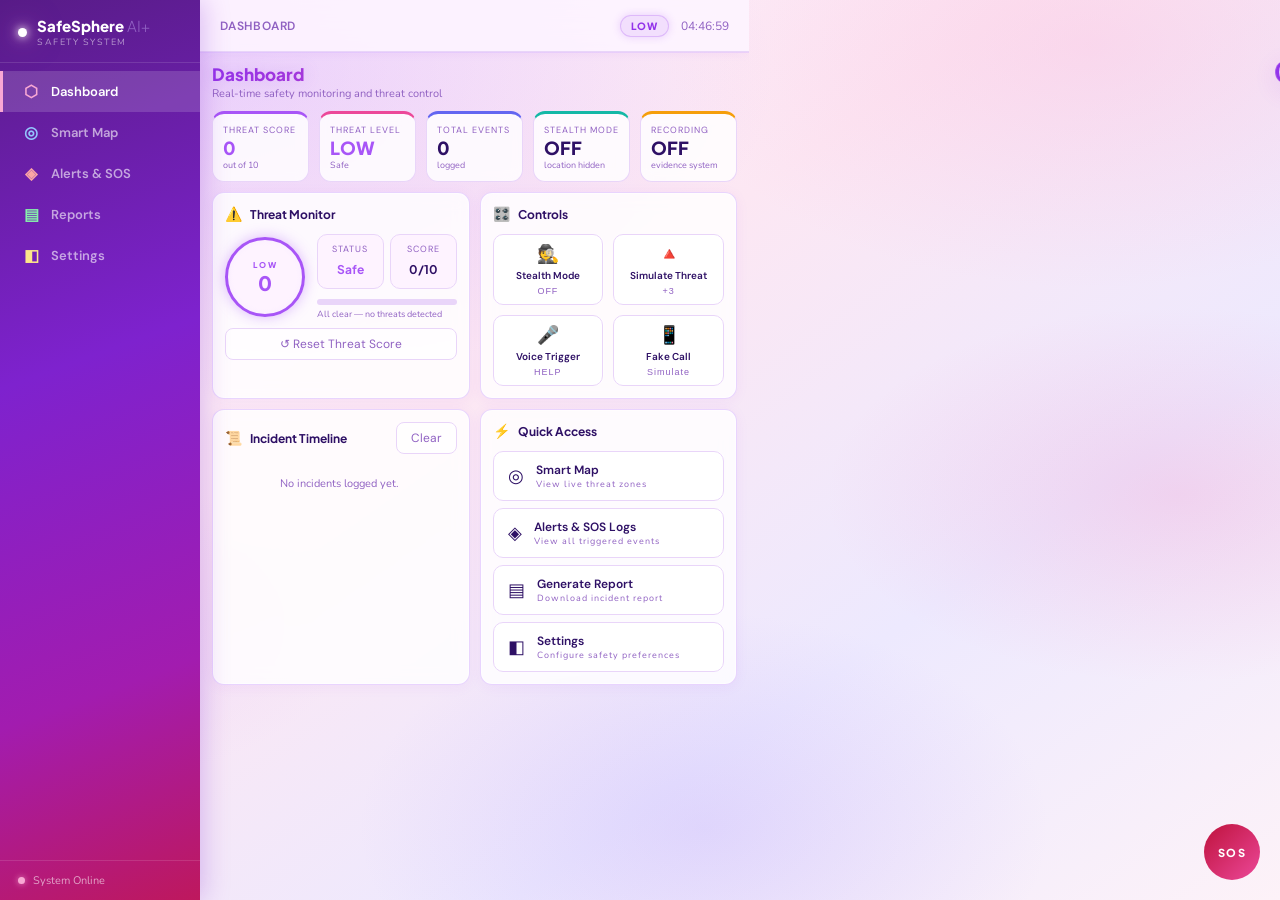
<file: index.html>
<!DOCTYPE html>
<html lang="en">
<head>
  <meta charset="UTF-8"/>
  <meta name="viewport" content="width=device-width, initial-scale=1.0"/>
  <title>SafeSphere AI+ — Dashboard</title>
  <link rel="preconnect" href="https://fonts.googleapis.com"/>
  <link href="https://fonts.googleapis.com/css2?family=Plus+Jakarta+Sans:wght@300;400;500;600;700;800&family=Nunito:wght@400;500;600;700;800&family=DM+Sans:wght@300;400;500;600;700&display=swap" rel="stylesheet"/>
  <link rel="stylesheet" href="shared.css"/>
</head>
<body>
<div id="loader"><div class="loader-ring"></div><p class="loader-text">SafeSphere AI+ Initializing...</p></div>
<div id="app"></div>
<script src="core.js"></script>
<script src="recorder.js"></script>
<script src="dashboard.js"></script>
</body>
</html>
</file>
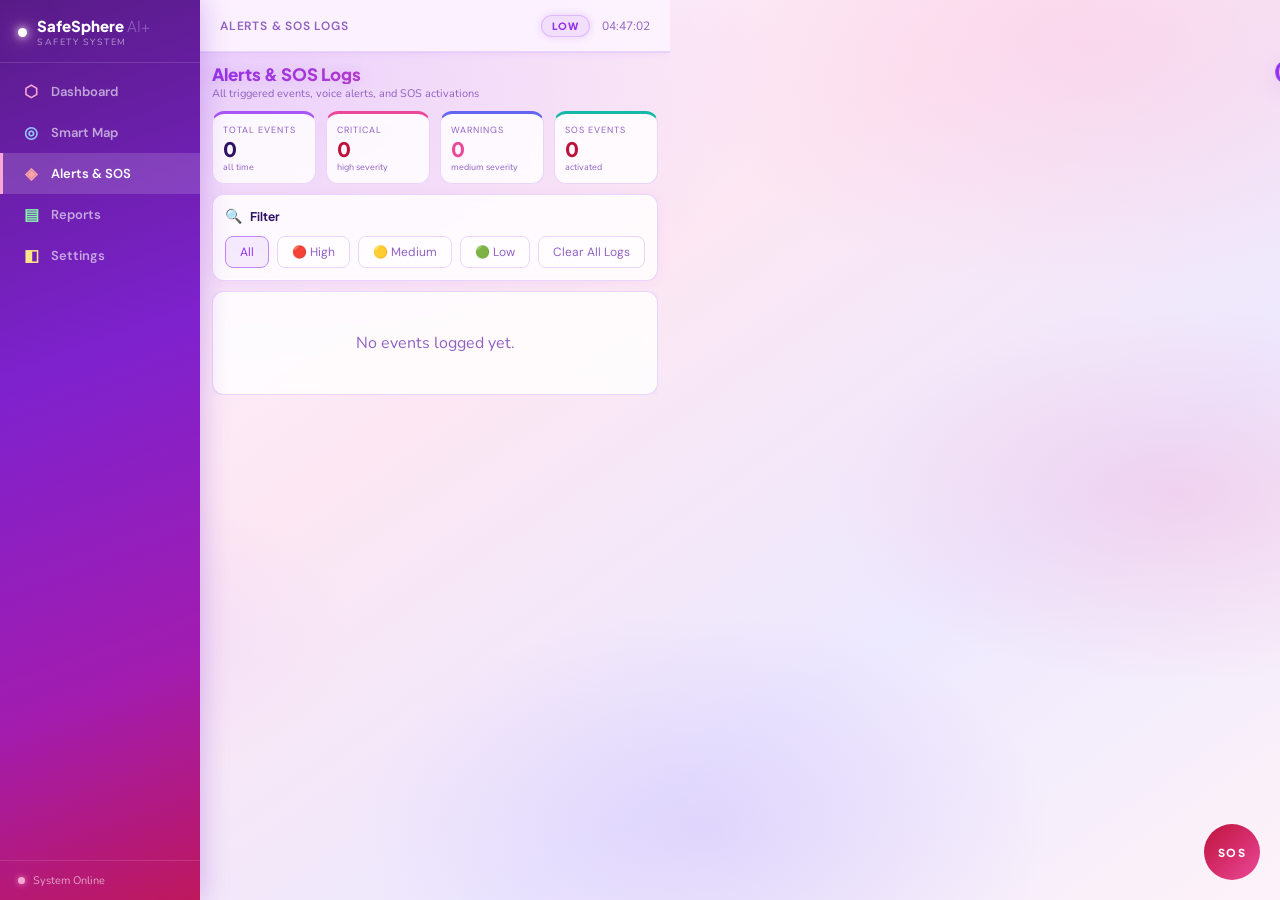
<file: alerts.html>
<!DOCTYPE html>
<html lang="en">
<head>
  <meta charset="UTF-8"/>
  <meta name="viewport" content="width=device-width, initial-scale=1.0"/>
  <title>SafeSphere AI+ — Alerts</title>
  <link rel="preconnect" href="https://fonts.googleapis.com"/>
  <link href="https://fonts.googleapis.com/css2?family=Plus+Jakarta+Sans:wght@300;400;500;600;700;800&family=Nunito:wght@400;500;600;700;800&family=DM+Sans:wght@300;400;500;600;700&display=swap" rel="stylesheet"/>
  <link rel="stylesheet" href="shared.css"/>
</head>
<body>
<div id="loader"><div class="loader-ring"></div><p class="loader-text">Loading Alerts...</p></div>
<div id="app"></div>
<script src="core.js"></script>
<script src="recorder.js"></script>
<script src="alerts.js"></script>
</body>
</html>
</file>
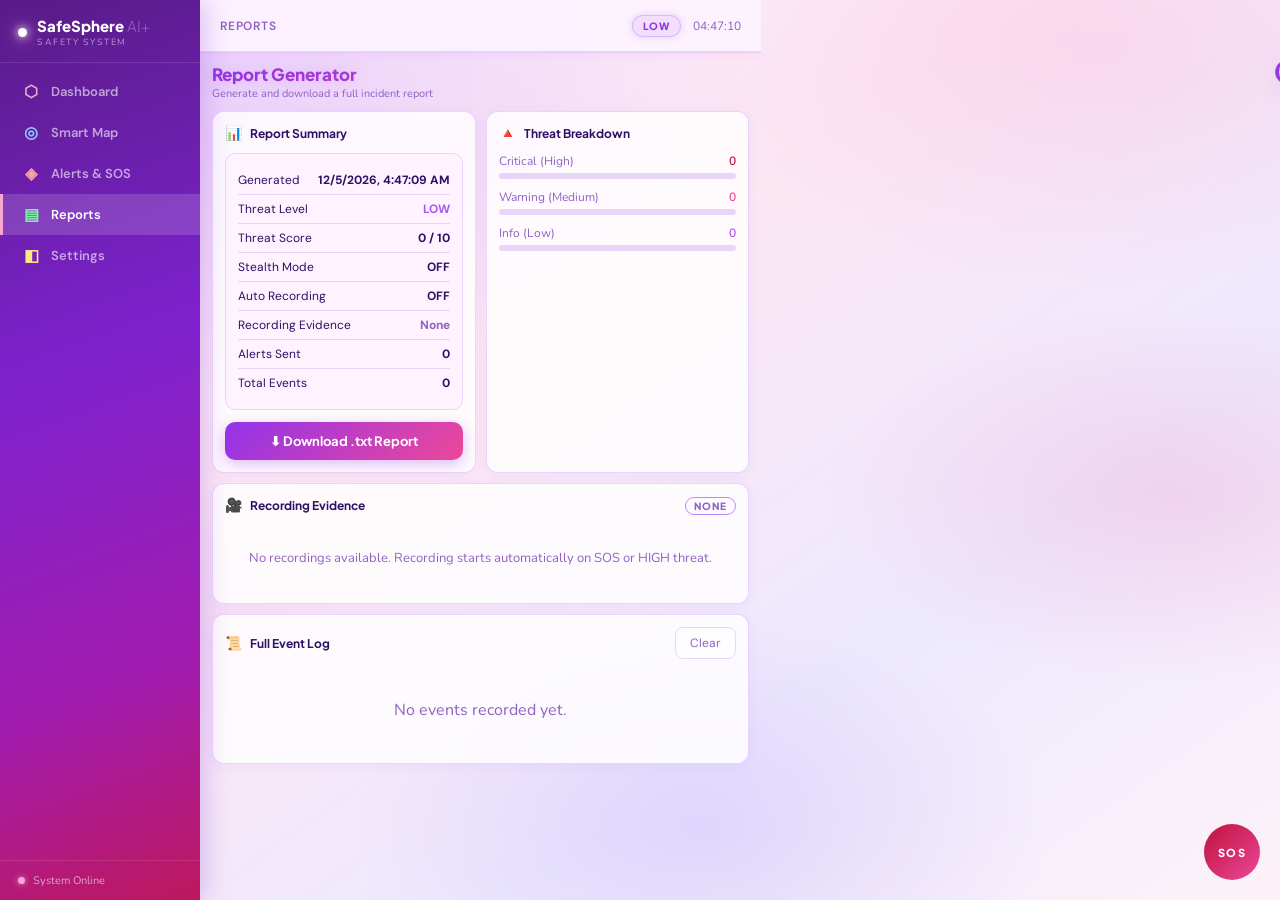
<file: report.html>
<!DOCTYPE html>
<html lang="en">
<head>
  <meta charset="UTF-8"/>
  <meta name="viewport" content="width=device-width, initial-scale=1.0"/>
  <title>SafeSphere AI+ — Reports</title>
  <link rel="preconnect" href="https://fonts.googleapis.com"/>
  <link href="https://fonts.googleapis.com/css2?family=Plus+Jakarta+Sans:wght@300;400;500;600;700;800&family=Nunito:wght@400;500;600;700;800&family=DM+Sans:wght@300;400;500;600;700&display=swap" rel="stylesheet"/>
  <link rel="stylesheet" href="shared.css"/>
</head>
<body>
<div id="loader"><div class="loader-ring"></div><p class="loader-text">Loading Reports...</p></div>
<div id="app"></div>
<script src="core.js"></script>
<script src="recorder.js"></script>
<script src="report.js"></script>
</body>
</html>
</file>
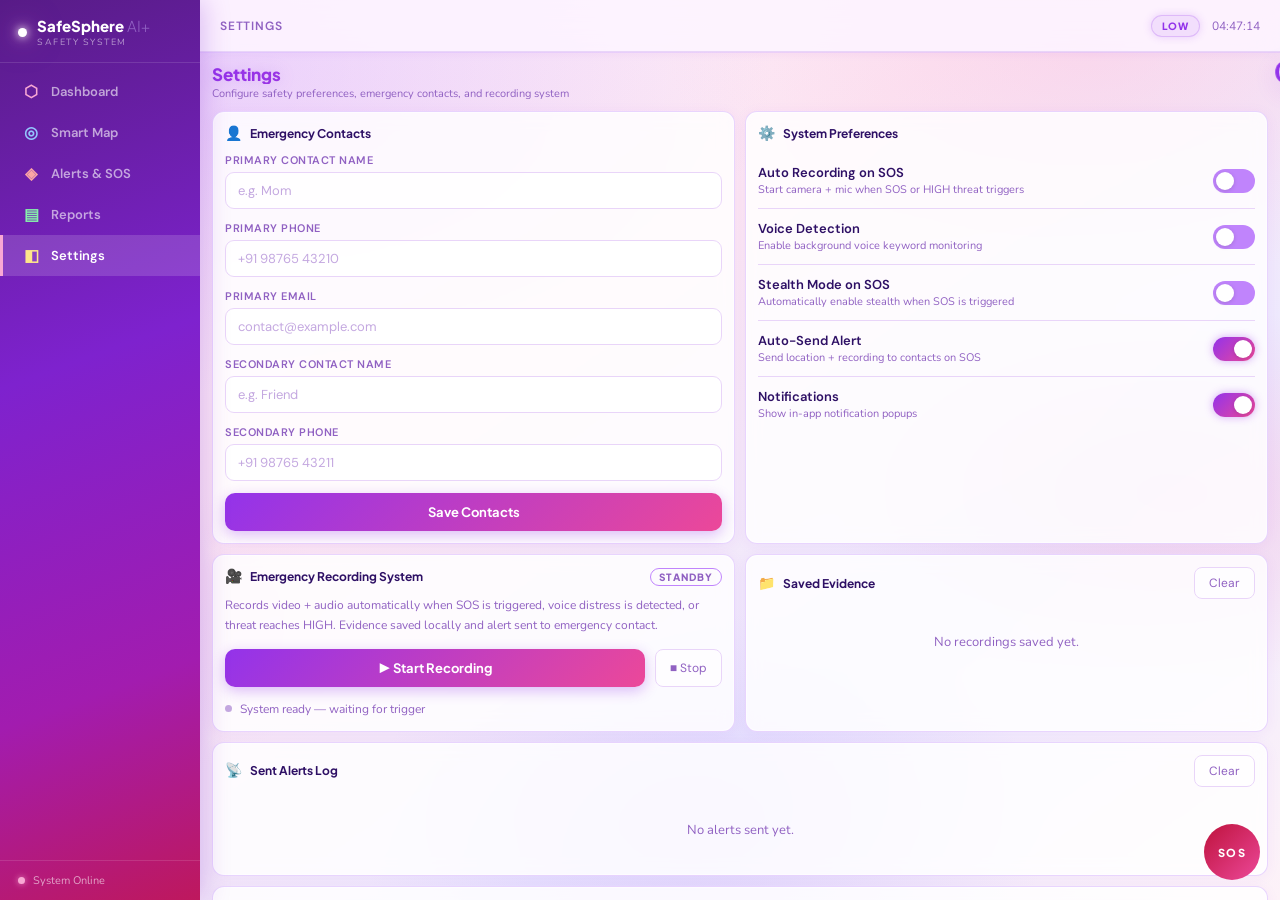
<file: settings.html>
<!DOCTYPE html>
<html lang="en">
<head>
  <meta charset="UTF-8"/>
  <meta name="viewport" content="width=device-width, initial-scale=1.0"/>
  <title>SafeSphere AI+ — Settings</title>
  <link rel="preconnect" href="https://fonts.googleapis.com"/>
  <link href="https://fonts.googleapis.com/css2?family=Plus+Jakarta+Sans:wght@300;400;500;600;700;800&family=Nunito:wght@400;500;600;700;800&family=DM+Sans:wght@300;400;500;600;700&display=swap" rel="stylesheet"/>
  <link rel="stylesheet" href="shared.css"/>
</head>
<body>
<div id="loader"><div class="loader-ring"></div><p class="loader-text">Loading Settings...</p></div>
<div id="app"></div>
<script src="core.js"></script>
<script src="recorder.js"></script>
<script src="settings.js"></script>
</body>
</html>
</file>
<file: shared.css>
/* ═══════════════════════════════════════════════════════════
   SafeSphere AI+ — shared.css
   Layout source of truth: Settings page
   Sidebar: 220px fixed | Topbar: 52px | Page: scrollable
═══════════════════════════════════════════════════════════ */

/* ── Reset ── */
*, *::before, *::after { box-sizing: border-box; margin: 0; padding: 0; }

/* ── Variables ── */
:root {
  --sw: 220px;          /* sidebar width */
  --th: 52px;           /* topbar height */
  --gap: 10px;          /* standard grid gap */
  --pad: 12px;          /* page padding */
  --card-r: 12px;       /* card border-radius */
  --mb: 10px;           /* standard margin-bottom between sections */

  --bg:      #fdf6ff;
  --card:    #ffffff;
  --card2:   #fef3ff;
  --card3:   #f5e8ff;
  --border:  #e9d5f9;
  --border2: #c084fc;
  --text:    #2e1065;
  --muted:   #9061c2;
  --muted2:  #c4a8e0;
  --accent:  #9333ea;
  --pink:    #ec4899;
  --low:     #a855f7;
  --med:     #ec4899;
  --high:    #be123c;
}

/* ── Root ── */
html { height: 100%; overflow: hidden; }

body {
  height: 100%; width: 100%;
  display: flex; overflow: hidden;
  font-family: 'Nunito', 'DM Sans', sans-serif;
  color: var(--text);
  background:
    radial-gradient(ellipse 70% 55% at 15%  8%,  rgba(192,132,252,0.30) 0%, transparent 65%),
    radial-gradient(ellipse 55% 45% at 85%  5%,  rgba(249,168,212,0.26) 0%, transparent 60%),
    radial-gradient(ellipse 45% 40% at 55% 92%,  rgba(167,139,250,0.22) 0%, transparent 60%),
    radial-gradient(ellipse 50% 38% at 92% 55%,  rgba(244,114,182,0.20) 0%, transparent 55%),
    radial-gradient(ellipse 35% 30% at  8% 70%,  rgba(216,180,254,0.22) 0%, transparent 55%),
    linear-gradient(145deg, #fdf4ff 0%, #fce7f3 40%, #ede9fe 70%, #fdf2f8 100%);
  background-attachment: fixed;
}

h1, h2, h3 { font-family: 'Plus Jakarta Sans', 'Nunito', sans-serif; }

/* ── Loader ── */
#loader {
  position: fixed; inset: 0; z-index: 9999;
  background: linear-gradient(135deg, #581c87, #9333ea 45%, #ec4899 80%, #f43f5e);
  display: flex; flex-direction: column;
  align-items: center; justify-content: center;
  transition: opacity 0.5s ease;
}
#loader.fade-out { opacity: 0; pointer-events: none; }
.loader-ring {
  width: 46px; height: 46px;
  border: 3px solid rgba(255,255,255,0.25);
  border-top-color: #fff; border-radius: 50%;
  animation: spin 0.8s linear infinite;
}
.loader-text { margin-top: 12px; color: rgba(255,255,255,0.85); font-size: 11px; letter-spacing: 3px; text-transform: uppercase; }
@keyframes spin { to { transform: rotate(360deg); } }

/* ══════════════════════════════════════════════════════════
   SIDEBAR — fixed, 220px, full height
══════════════════════════════════════════════════════════ */
.sidebar {
  width: var(--sw);
  height: 100vh;
  flex-shrink: 0;
  background: linear-gradient(160deg, #581c87 0%, #7e22ce 40%, #a21caf 75%, #be185d 100%);
  display: flex; flex-direction: column;
  position: fixed; left: 0; top: 0; z-index: 200;
  box-shadow: 4px 0 24px rgba(126,34,206,0.25);
  overflow: hidden;
  transition: transform 0.3s ease;
}
.sidebar-brand {
  padding: 16px 18px 14px; flex-shrink: 0;
  border-bottom: 1px solid rgba(255,255,255,0.12);
  display: flex; align-items: center; gap: 10px;
}
.brand-dot {
  width: 9px; height: 9px; border-radius: 50%; background: #fff; flex-shrink: 0;
  box-shadow: 0 0 8px #fff, 0 0 18px rgba(249,168,212,0.9), 0 0 36px rgba(192,132,252,0.6);
  animation: brandPulse 3s ease-in-out infinite;
}
@keyframes brandPulse {
  0%,100% { box-shadow: 0 0 8px #fff, 0 0 18px rgba(249,168,212,0.9), 0 0 36px rgba(192,132,252,0.6); }
  50%     { box-shadow: 0 0 12px #fff, 0 0 26px rgba(249,168,212,1), 0 0 50px rgba(192,132,252,0.8); }
}
.brand-name { font-size: 15px; font-weight: 800; color: #fff; font-family: 'Plus Jakarta Sans', sans-serif; }
.brand-sub  { font-size: 9px; color: rgba(255,255,255,0.55); letter-spacing: 1.5px; margin-top: 1px; }
.sidebar-nav { flex: 1; padding: 8px 0; overflow-y: auto; overflow-x: hidden; }
.sidebar-nav::-webkit-scrollbar { width: 2px; }
.sidebar-nav::-webkit-scrollbar-thumb { background: rgba(255,255,255,0.2); }
.nav-item {
  display: flex; align-items: center; gap: 10px;
  padding: 10px 18px; color: rgba(255,255,255,0.6);
  text-decoration: none; font-size: 13px; font-weight: 600;
  border-left: 3px solid transparent;
  transition: color 0.2s, background 0.2s, border-color 0.2s;
  font-family: 'DM Sans', sans-serif; white-space: nowrap;
}
.nav-item:hover  { color: #fff; background: rgba(255,255,255,0.1); }
.nav-item.active { color: #fff; border-left-color: #f9a8d4; background: rgba(255,255,255,0.15); }
.nav-icon { font-size: 16px; width: 20px; text-align: center; flex-shrink: 0; }
.nav-item[href="index.html"]    .nav-icon { color: #f9a8d4; }
.nav-item[href="map.html"]      .nav-icon { color: #93c5fd; }
.nav-item[href="alerts.html"]   .nav-icon { color: #fca5a5; }
.nav-item[href="report.html"]   .nav-icon { color: #86efac; }
.nav-item[href="settings.html"] .nav-icon { color: #fde68a; }
.nav-label { flex: 1; }
.sidebar-footer { padding: 12px 18px; border-top: 1px solid rgba(255,255,255,0.12); flex-shrink: 0; }
.sys-status { display: flex; align-items: center; gap: 8px; font-size: 11px; color: rgba(255,255,255,0.6); }
.pulse-dot {
  width: 7px; height: 7px; border-radius: 50%; background: #f9a8d4; flex-shrink: 0;
  animation: pulse 2s ease infinite; box-shadow: 0 0 6px rgba(249,168,212,0.8);
}
.pulse-dot.danger { background: #fda4af; animation: pulseDanger 1s ease infinite; }
@keyframes pulse       { 0%,100%{box-shadow:0 0 0 0 rgba(249,168,212,.7)} 50%{box-shadow:0 0 0 5px rgba(249,168,212,0)} }
@keyframes pulseDanger { 0%,100%{box-shadow:0 0 0 0 rgba(253,164,175,.7)} 50%{box-shadow:0 0 0 5px rgba(253,164,175,0)} }

/* ══════════════════════════════════════════════════════════
   MAIN CONTENT — offset by sidebar, full remaining width
══════════════════════════════════════════════════════════ */
.main-content {
  margin-left: var(--sw);
  width: calc(100% - var(--sw));
  height: 100vh;
  display: flex;
  flex-direction: column;
  overflow: hidden;
  min-width: 0;
  min-height: 0;
}

/* ══════════════════════════════════════════════════════════
   TOPBAR — fixed 52px height, never shrinks
══════════════════════════════════════════════════════════ */
.topbar {
  height: var(--th); flex-shrink: 0;
  display: flex; align-items: center; justify-content: space-between;
  padding: 0 20px;
  background: rgba(253,244,255,0.9);
  border-bottom: 1px solid var(--border);
  backdrop-filter: blur(16px);
  box-shadow: 0 1px 0 rgba(216,180,254,0.4), 0 2px 10px rgba(147,51,234,0.05);
  z-index: 100;
}
.topbar-title { font-size: 12px; font-weight: 600; color: var(--muted); text-transform: uppercase; letter-spacing: 0.8px; font-family: 'DM Sans', sans-serif; }
.topbar-right { display: flex; align-items: center; gap: 12px; }
.topbar-time  { font-size: 12px; color: var(--muted); font-variant-numeric: tabular-nums; }
.topbar-threat {
  font-size: 10px; font-weight: 800; letter-spacing: 1px;
  padding: 4px 10px; border-radius: 20px;
  background: rgba(147,51,234,0.1); color: var(--accent);
  border: 1px solid rgba(147,51,234,0.22);
  box-shadow: 0 0 8px rgba(147,51,234,0.2);
  transition: all 0.3s; font-family: 'Plus Jakarta Sans', sans-serif;
}
.topbar-threat.med  { background: rgba(236,72,153,0.1); color: var(--pink); border-color: rgba(236,72,153,0.22); box-shadow: 0 0 8px rgba(236,72,153,0.2); }
.topbar-threat.high { background: rgba(190,18,60,0.1);  color: var(--high); border-color: rgba(190,18,60,0.22); animation: neonHigh 1.2s ease-in-out infinite; }
@keyframes neonHigh { 0%,100%{box-shadow:0 0 8px rgba(190,18,60,0.4)} 50%{box-shadow:0 0 18px rgba(190,18,60,0.7),0 0 30px rgba(190,18,60,0.3)} }
.menu-toggle { display: none; background: none; border: none; color: var(--text); font-size: 20px; cursor: pointer; padding: 4px; }

/* ══════════════════════════════════════════════════════════
   PAGE — the only scrollable area, matches settings exactly
══════════════════════════════════════════════════════════ */
.page {
  flex: 1;
  overflow-y: auto;
  overflow-x: hidden;
  padding: var(--pad);
  width: 100%;
  min-width: 0;
  min-height: 0;
}
.page::-webkit-scrollbar { width: 4px; }
.page::-webkit-scrollbar-thumb { background: linear-gradient(180deg,#c084fc,#f9a8d4); border-radius: 2px; }

/* ── Page header ── */
.page-header { margin-bottom: var(--mb); }
.page-header h1 {
  font-size: 17px; font-weight: 800; line-height: 1.2;
  background: linear-gradient(135deg, #9333ea, #ec4899);
  -webkit-background-clip: text; -webkit-text-fill-color: transparent; background-clip: text;
  filter: drop-shadow(0 0 8px rgba(147,51,234,0.2));
}
.page-header p { font-size: 11px; color: var(--muted); margin-top: 2px; }

/* ══════════════════════════════════════════════════════════
   GRID SYSTEM — same as settings page
══════════════════════════════════════════════════════════ */
.grid-2 { display: grid; grid-template-columns: 1fr 1fr; gap: var(--gap); width: 100%; }
.grid-3 { display: grid; grid-template-columns: 1fr 1fr 1fr; gap: var(--gap); width: 100%; }
.grid-4 { display: grid; grid-template-columns: repeat(4, 1fr); gap: var(--gap); width: 100%; }

/* ══════════════════════════════════════════════════════════
   CARDS — same padding/radius as settings page
══════════════════════════════════════════════════════════ */
.card {
  background: rgba(255,255,255,0.82);
  border: 1px solid rgba(216,180,254,0.55);
  border-radius: var(--card-r);
  padding: 12px;
  width: 100%; min-width: 0;
  backdrop-filter: blur(8px);
  box-shadow: 0 2px 14px rgba(147,51,234,0.06), inset 0 0 0 1px rgba(255,255,255,0.5);
  transition: box-shadow 0.3s, border-color 0.3s, transform 0.2s;
}
.card:hover {
  border-color: rgba(192,132,252,0.75);
  box-shadow: 0 5px 24px rgba(147,51,234,0.11), 0 0 14px rgba(192,132,252,0.14), inset 0 0 0 1px rgba(255,255,255,0.6);
  transform: translateY(-1px);
}
.card-header { display: flex; align-items: center; gap: 8px; margin-bottom: 10px; }
.card-header h2 { font-size: 12px; font-weight: 700; flex: 1; color: var(--text); font-family: 'Plus Jakarta Sans', sans-serif; }
.card-icon { font-size: 14px; }

/* ── Badge ── */
.badge { font-size: 10px; font-weight: 800; letter-spacing: 1px; padding: 2px 8px; border-radius: 20px; font-family: 'Plus Jakarta Sans', sans-serif; }
.badge-live { background: rgba(147,51,234,0.1); color: var(--accent); border: 1px solid rgba(147,51,234,0.25); animation: badgePulse 2.5s ease-in-out infinite; }
.badge-high { background: rgba(190,18,60,0.1); color: var(--high); border: 1px solid rgba(190,18,60,0.22); }
@keyframes badgePulse { 0%,100%{box-shadow:0 0 5px rgba(147,51,234,0.2)} 50%{box-shadow:0 0 12px rgba(147,51,234,0.5)} }

/* ── Stat cards ── */
.stat-card {
  background: rgba(255,255,255,0.82); border: 1px solid var(--border);
  border-radius: var(--card-r); padding: 10px;
  width: 100%; min-width: 0;
  backdrop-filter: blur(6px);
  transition: border-color 0.2s, box-shadow 0.2s, transform 0.2s;
}
.stat-card:hover { border-color: var(--border2); transform: translateY(-1px); box-shadow: 0 4px 18px rgba(147,51,234,0.1); }
.stat-card:nth-child(1) { border-top: 3px solid #a855f7; }
.stat-card:nth-child(2) { border-top: 3px solid #ec4899; }
.stat-card:nth-child(3) { border-top: 3px solid #6366f1; }
.stat-card:nth-child(4) { border-top: 3px solid #14b8a6; }
.stat-card:nth-child(5) { border-top: 3px solid #f59e0b; }
.stat-label { font-size: 9px; color: var(--muted); text-transform: uppercase; letter-spacing: 1px; margin-bottom: 3px; font-family: 'DM Sans', sans-serif; }
.stat-value { font-size: 18px; font-weight: 800; color: var(--text); font-family: 'Plus Jakarta Sans', sans-serif; line-height: 1; }
.stat-sub   { font-size: 9px; color: var(--muted); margin-top: 2px; }

/* ══════════════════════════════════════════════════════════
   COMPONENTS — all matching settings page style
══════════════════════════════════════════════════════════ */

/* ── Notification ── */
#notification {
  position: fixed; top: 60px; right: 18px; z-index: 8000;
  background: rgba(255,255,255,0.96);
  border: 1px solid var(--border); border-left: 4px solid var(--accent);
  padding: 11px 14px; border-radius: 12px;
  font-size: 12px; color: var(--text); max-width: 290px;
  transform: translateX(140%);
  transition: transform 0.35s cubic-bezier(.4,0,.2,1);
  backdrop-filter: blur(12px);
  box-shadow: 0 6px 24px rgba(147,51,234,0.14);
  line-height: 1.5; font-family: 'DM Sans', sans-serif;
}
#notification.show { transform: translateX(0); }
#notification.high { border-left-color: var(--high); }
#notification.med  { border-left-color: var(--pink); }
#notification.low  { border-left-color: var(--low); }

/* ── Popup ── */
.popup-overlay {
  position: fixed; inset: 0; z-index: 7000;
  background: rgba(46,16,101,0.5);
  display: flex; align-items: center; justify-content: center;
  backdrop-filter: blur(10px);
}
.popup-overlay.hidden { display: none; }
.popup-card {
  background: #fff; border: 1px solid var(--border2);
  border-radius: 24px; padding: 36px 44px; text-align: center;
  box-shadow: 0 20px 56px rgba(147,51,234,0.22), 0 0 36px rgba(192,132,252,0.18);
  animation: popIn 0.3s ease;
}
@keyframes popIn { from{transform:scale(0.85);opacity:0} to{transform:scale(1);opacity:1} }
.popup-avatar { font-size: 48px; margin-bottom: 10px; animation: ringAnim 0.8s ease infinite; }
@keyframes ringAnim { 0%,100%{transform:rotate(-12deg)} 50%{transform:rotate(12deg)} }
.popup-name { font-size: 20px; font-weight: 800; color: var(--text); font-family: 'Plus Jakarta Sans', sans-serif; }
.popup-sub  { color: var(--muted); font-size: 12px; margin: 5px 0 22px; }
.popup-actions { display: flex; gap: 12px; justify-content: center; }
.btn-accept  { background: linear-gradient(135deg,#a855f7,#7c3aed); color: #fff; border: none; padding: 10px 28px; border-radius: 50px; font-weight: 700; cursor: pointer; font-size: 13px; }
.btn-decline { background: linear-gradient(135deg,#be123c,#ec4899); color: #fff; border: none; padding: 10px 28px; border-radius: 50px; font-weight: 700; cursor: pointer; font-size: 13px; }
.btn-accept:hover, .btn-decline:hover { opacity: 0.85; }

/* ── Recording preview ── */
#recordingPreview {
  position: fixed; bottom: 90px; right: 22px; z-index: 600;
  width: 140px; background: #fff; border: 1px solid var(--border2);
  border-radius: 12px; overflow: hidden; display: none;
  box-shadow: 0 6px 24px rgba(147,51,234,0.18);
}
#recordingPreview.show { display: block; }
#recordingPreview video { width: 100%; display: block; max-height: 90px; object-fit: cover; }
.rec-label { padding: 4px 8px; font-size: 10px; font-weight: 700; color: var(--high); letter-spacing: 1px; display: flex; align-items: center; gap: 5px; }
.rec-dot { width: 5px; height: 5px; border-radius: 50%; background: var(--high); animation: blink 1s ease infinite; flex-shrink: 0; }
@keyframes blink { 0%,100%{opacity:1} 50%{opacity:0} }

/* ── ERS widget ── */
.ers-widget {
  position: fixed; bottom: 90px; left: 50%; z-index: 700;
  transform: translateX(-50%) translateY(20px);
  display: flex; align-items: center; gap: 8px;
  padding: 7px 14px 7px 10px;
  background: rgba(255,255,255,0.96); border: 1px solid var(--border2);
  border-radius: 50px; opacity: 0; pointer-events: none;
  transition: opacity 0.35s ease, transform 0.35s ease;
  backdrop-filter: blur(14px);
  box-shadow: 0 4px 18px rgba(147,51,234,0.15);
  white-space: nowrap;
}
.ers-widget.active { opacity: 1; pointer-events: all; transform: translateX(-50%) translateY(0); border-color: rgba(190,18,60,0.4); }
.ers-dot { width: 7px; height: 7px; border-radius: 50%; background: var(--muted2); flex-shrink: 0; transition: background 0.3s; }
.ers-dot.recording { background: var(--high); animation: ersPulse 1s ease infinite; }
@keyframes ersPulse { 0%,100%{box-shadow:0 0 0 0 rgba(190,18,60,0.6)} 50%{box-shadow:0 0 0 5px rgba(190,18,60,0)} }
.ers-info { display: flex; flex-direction: column; gap: 1px; }
.ers-label { font-size: 10px; font-weight: 700; color: var(--text); font-family: 'DM Sans', sans-serif; }
.ers-timer { font-size: 9px; color: var(--high); font-variant-numeric: tabular-nums; min-height: 12px; }
.ers-stop-btn { background: rgba(190,18,60,0.08); border: 1px solid rgba(190,18,60,0.2); color: var(--high); border-radius: 50%; width: 20px; height: 20px; font-size: 8px; cursor: pointer; display: flex; align-items: center; justify-content: center; flex-shrink: 0; }
.ers-stop-btn:hover { background: rgba(190,18,60,0.18); }

/* ── SOS button ── */
.sos-btn {
  position: fixed; bottom: 20px; right: 20px; z-index: 500;
  width: 56px; height: 56px; border-radius: 50%;
  background: linear-gradient(135deg, #be123c, #ec4899);
  color: #fff; font-size: 11px; font-weight: 900; letter-spacing: 1.5px;
  border: none; cursor: pointer;
  animation: sosPulse 2s ease infinite;
  transition: transform 0.15s;
  font-family: 'Plus Jakarta Sans', sans-serif;
}
.sos-btn:hover { transform: scale(1.1); }
.sos-btn:active { transform: scale(0.95); }
@keyframes sosPulse {
  0%,100% { box-shadow: 0 0 0 0 rgba(190,18,60,0.5), 0 0 14px rgba(236,72,153,0.4); }
  50%     { box-shadow: 0 0 0 14px rgba(190,18,60,0), 0 0 26px rgba(236,72,153,0.6); }
}

/* ── Threat ring ── */
.threat-ring {
  width: 80px; height: 80px; border-radius: 50%; flex-shrink: 0;
  border: 3px solid var(--border);
  display: flex; align-items: center; justify-content: center;
  transition: border-color 0.4s, box-shadow 0.4s;
  background: radial-gradient(circle, var(--card2) 60%, var(--card3) 100%);
}
.threat-ring.low  { border-color: var(--low);  box-shadow: 0 0 14px rgba(168,85,247,0.4); }
.threat-ring.med  { border-color: var(--med);  box-shadow: 0 0 14px rgba(236,72,153,0.4); }
.threat-ring.high { border-color: var(--high); animation: threatPulse 1s ease infinite; }
@keyframes threatPulse {
  0%,100% { box-shadow: 0 0 14px rgba(190,18,60,0.5), 0 0 28px rgba(190,18,60,0.22); }
  50%     { box-shadow: 0 0 26px rgba(190,18,60,0.8), 0 0 50px rgba(190,18,60,0.38); }
}
.threat-inner { text-align: center; }
.threat-label { display: block; font-size: 8px; font-weight: 800; letter-spacing: 2px; font-family: 'Plus Jakarta Sans', sans-serif; }
.threat-score { display: block; font-size: 20px; font-weight: 800; font-family: 'Plus Jakarta Sans', sans-serif; }

/* ── Threat bar ── */
.threat-bar-wrap { height: 6px; background: var(--border); border-radius: 3px; overflow: hidden; }
.threat-bar { height: 100%; width: 0%; background: var(--low); border-radius: 3px; transition: width 0.5s ease, background 0.4s ease; }

/* ── Status row ── */
.status-row { display: flex; gap: 6px; margin-bottom: 10px; }
.status-item { flex: 1; background: var(--card2); border: 1px solid var(--border); border-radius: 10px; padding: 8px; text-align: center; min-width: 0; }
.status-key { display: block; font-size: 9px; color: var(--muted); text-transform: uppercase; letter-spacing: 1px; margin-bottom: 3px; font-family: 'DM Sans', sans-serif; }
.status-val { font-size: 12px; font-weight: 700; color: var(--text); font-family: 'Plus Jakarta Sans', sans-serif; }

/* ── Control buttons ── */
.ctrl-btn {
  background: rgba(255,255,255,0.75); border: 1px solid var(--border);
  border-radius: 10px; padding: 8px 6px;
  cursor: pointer; color: var(--text);
  display: flex; flex-direction: column; align-items: center; gap: 4px;
  transition: background 0.2s, border-color 0.2s, transform 0.15s, box-shadow 0.2s;
  width: 100%; min-width: 0; backdrop-filter: blur(4px);
}
.ctrl-btn:hover { background: var(--card3); border-color: var(--border2); transform: translateY(-2px); box-shadow: 0 4px 14px rgba(147,51,234,0.12); }
.ctrl-btn:active { transform: translateY(0); }
.ctrl-btn.active { border-color: var(--accent); background: rgba(147,51,234,0.08); box-shadow: 0 0 0 2px rgba(147,51,234,0.18); }
.ctrl-icon  { font-size: 18px; }
.ctrl-label { font-size: 10px; font-weight: 600; color: var(--text); font-family: 'DM Sans', sans-serif; }
.ctrl-state { font-size: 9px; color: var(--muted); letter-spacing: 1px; }

/* ── Timeline ── */
.timeline { overflow-y: auto; padding-right: 2px; }
.timeline::-webkit-scrollbar { width: 3px; }
.timeline::-webkit-scrollbar-thumb { background: linear-gradient(180deg,#c084fc,#f9a8d4); border-radius: 2px; }
.timeline-empty { color: var(--muted); font-size: 11px; text-align: center; padding: 12px 0; }
.timeline-item { display: flex; gap: 8px; align-items: flex-start; padding: 5px 0; border-bottom: 1px solid var(--border); animation: slideIn 0.3s ease; }
.timeline-item:last-child { border-bottom: none; }
@keyframes slideIn { from{opacity:0;transform:translateX(-6px)} to{opacity:1;transform:translateX(0)} }
.tl-dot { width: 7px; height: 7px; border-radius: 50%; margin-top: 3px; flex-shrink: 0; }
.tl-dot.low  { background: var(--low);  box-shadow: 0 0 5px rgba(168,85,247,0.7); }
.tl-dot.med  { background: var(--med);  box-shadow: 0 0 5px rgba(236,72,153,0.7); }
.tl-dot.high { background: var(--high); box-shadow: 0 0 5px rgba(190,18,60,0.7); }
.tl-content { flex: 1; min-width: 0; }
.tl-msg  { font-size: 11px; color: var(--text); font-family: 'DM Sans', sans-serif; }
.tl-time { font-size: 9px; color: var(--muted); margin-top: 1px; }

/* ── Buttons ── */
.btn-primary {
  width: 100%; padding: 11px;
  background: linear-gradient(135deg, #9333ea, #ec4899);
  color: #fff; border: none; border-radius: 10px;
  font-size: 13px; font-weight: 700; cursor: pointer;
  transition: opacity 0.2s, transform 0.15s;
  box-shadow: 0 4px 14px rgba(147,51,234,0.32);
  font-family: 'Plus Jakarta Sans', sans-serif;
}
.btn-primary:hover { opacity: 0.9; transform: translateY(-1px); }
.btn-primary:active { transform: translateY(0); }
.btn-ghost {
  padding: 7px 14px; background: rgba(255,255,255,0.6); color: var(--muted);
  border: 1px solid var(--border); border-radius: 8px; font-size: 12px;
  cursor: pointer; transition: color 0.2s, border-color 0.2s, background 0.2s;
  font-family: 'DM Sans', sans-serif; white-space: nowrap;
}
.btn-ghost:hover { color: var(--accent); border-color: var(--border2); background: rgba(147,51,234,0.06); }

/* ── Alert cards ── */
.alert-card {
  background: rgba(255,255,255,0.82); border: 1px solid var(--border);
  border-radius: 12px; padding: 12px;
  display: flex; gap: 12px; align-items: flex-start;
  animation: slideIn 0.3s ease;
  transition: border-color 0.2s, box-shadow 0.2s;
  width: 100%; min-width: 0;
}
.alert-card:hover { border-color: var(--border2); box-shadow: 0 3px 12px rgba(147,51,234,0.09); }
.alert-card.high { border-left: 3px solid var(--high); }
.alert-card.med  { border-left: 3px solid var(--med); }
.alert-card.low  { border-left: 3px solid var(--low); }
.alert-icon  { font-size: 18px; flex-shrink: 0; margin-top: 1px; }
.alert-body  { flex: 1; min-width: 0; }
.alert-title { font-size: 12px; font-weight: 700; margin-bottom: 2px; color: var(--text); font-family: 'DM Sans', sans-serif; }
.alert-meta  { font-size: 10px; color: var(--muted); }
.alert-badge { font-size: 9px; font-weight: 800; letter-spacing: 1px; padding: 2px 8px; border-radius: 20px; flex-shrink: 0; align-self: flex-start; font-family: 'Plus Jakarta Sans', sans-serif; }
.alert-badge.high { background: rgba(190,18,60,0.1);  color: var(--high); border: 1px solid rgba(190,18,60,0.2); }
.alert-badge.med  { background: rgba(236,72,153,0.1); color: var(--med);  border: 1px solid rgba(236,72,153,0.2); }
.alert-badge.low  { background: rgba(168,85,247,0.1); color: var(--low);  border: 1px solid rgba(168,85,247,0.2); }

/* ── Filter btn ── */
.filter-btn.active { color: var(--accent); border-color: var(--border2); background: rgba(147,51,234,0.08); }

/* ── Settings ── */
.setting-row { display: flex; align-items: center; justify-content: space-between; padding: 11px 0; border-bottom: 1px solid var(--border); }
.setting-row:last-child { border-bottom: none; }
.setting-info { flex: 1; min-width: 0; }
.setting-label { font-size: 13px; font-weight: 600; color: var(--text); font-family: 'DM Sans', sans-serif; }
.setting-desc  { font-size: 11px; color: var(--muted); margin-top: 1px; }
.toggle-wrap { position: relative; width: 42px; height: 24px; flex-shrink: 0; }
.toggle-wrap input { opacity: 0; width: 0; height: 0; }
.toggle-slider { position: absolute; inset: 0; background: var(--border2); border-radius: 24px; cursor: pointer; transition: background 0.3s; }
.toggle-slider::before { content: ''; position: absolute; width: 18px; height: 18px; border-radius: 50%; background: #fff; left: 3px; top: 3px; transition: transform 0.3s; box-shadow: 0 1px 4px rgba(0,0,0,0.15); }
.toggle-wrap input:checked + .toggle-slider { background: linear-gradient(135deg, #9333ea, #ec4899); box-shadow: 0 0 8px rgba(147,51,234,0.4); }
.toggle-wrap input:checked + .toggle-slider::before { transform: translateX(18px); }
.input-field {
  width: 100%; padding: 9px 12px;
  background: rgba(255,255,255,0.85); border: 1px solid var(--border);
  border-radius: 9px; color: var(--text); font-size: 13px;
  font-family: 'DM Sans', sans-serif;
  transition: border-color 0.2s, box-shadow 0.2s; outline: none;
}
.input-field:focus { border-color: var(--accent); box-shadow: 0 0 0 3px rgba(147,51,234,0.1); }
.input-field::placeholder { color: var(--muted2); }

/* ── Voice button ── */
.voice-btn {
  display: flex; align-items: center; gap: 10px;
  padding: 11px 16px; border-radius: 12px;
  background: rgba(255,255,255,0.75); border: 1px solid var(--border);
  color: var(--text); font-size: 13px; font-weight: 600;
  cursor: pointer; transition: all 0.2s; width: 100%;
  font-family: 'DM Sans', sans-serif;
}
.voice-btn:hover { border-color: var(--border2); background: var(--card3); }
.voice-btn.listening { border-color: var(--high); background: rgba(190,18,60,0.05); animation: voicePulse 1.5s ease infinite; }
@keyframes voicePulse { 0%,100%{box-shadow:0 0 0 0 rgba(190,18,60,0.25)} 50%{box-shadow:0 0 0 7px rgba(190,18,60,0)} }
.voice-indicator { width: 9px; height: 9px; border-radius: 50%; background: var(--muted2); transition: background 0.2s; }
.voice-btn.listening .voice-indicator { background: var(--high); animation: blink 0.8s ease infinite; }

/* ── Map ── */
#map { border-radius: 12px; border: 1px solid var(--border); box-shadow: 0 3px 18px rgba(147,51,234,0.08); }
.leaflet-container { background: #f0f9ff !important; }
.leaflet-popup-content-wrapper { background: #fff; color: var(--text); border: 1px solid var(--border); border-radius: 10px; box-shadow: 0 4px 16px rgba(147,51,234,0.12); font-family: 'DM Sans', sans-serif; }
.leaflet-popup-tip { background: #fff; }

/* ── Report ── */
.report-meta { background: var(--card2); border: 1px solid var(--border); border-radius: 10px; padding: 12px; margin-bottom: 12px; }
.meta-row { display: flex; justify-content: space-between; font-size: 12px; padding: 6px 0; border-bottom: 1px solid var(--border); color: var(--text); font-family: 'DM Sans', sans-serif; }
.meta-row:last-child { border-bottom: none; }
.meta-row span:last-child { font-weight: 700; }

/* ── Scrollbar ── */
::-webkit-scrollbar { width: 4px; height: 4px; }
::-webkit-scrollbar-track { background: transparent; }
::-webkit-scrollbar-thumb { background: linear-gradient(180deg,#c084fc,#f9a8d4); border-radius: 2px; }

/* ══════════════════════════════════════════════════════════
   RESPONSIVE
══════════════════════════════════════════════════════════ */
@media (max-width: 1280px) {
  :root { --sw: 200px; }
}
@media (max-width: 1024px) {
  :root { --sw: 180px; --pad: 14px; }
  .grid-4 { grid-template-columns: 1fr 1fr; }
  .grid-3 { grid-template-columns: 1fr 1fr; }
}
@media (max-width: 768px) {
  .sidebar { transform: translateX(-100%); width: 220px; }
  .sidebar.open { transform: translateX(0); }
  .main-content { margin-left: 0; width: 100%; }
  .menu-toggle { display: block; }
  .grid-2, .grid-3, .grid-4 { grid-template-columns: 1fr; }
  :root { --pad: 12px; }
}

/* ══════════════════════════════════════════════════════════
   UTILITY CLASSES — reusable layout helpers
   Eliminates all inline styles from page JS files
══════════════════════════════════════════════════════════ */

/* Section spacing — replaces style="margin-bottom:16px" */
.section  { margin-bottom: var(--mb); width: 100%; min-width: 0; }

/* 5-column grid for dashboard stats */
.grid-5 { display: grid; grid-template-columns: repeat(5, 1fr); gap: var(--gap); width: 100%; }

/* Prevent any direct child of .page from overflowing */
.page > * { max-width: 100%; min-width: 0; }

/* Threat monitor inner layout */
.threat-monitor-inner {
  display: flex; align-items: center; gap: 12px; margin-bottom: 8px;
}
.threat-monitor-info { flex: 1; min-width: 0; }
.threat-hint { font-size: 9px; color: var(--muted); margin-top: 3px; }

/* Quick access link list */
.quick-list { display: flex; flex-direction: column; gap: 7px; }

/* Horizontal ctrl-btn variant (for quick access links) */
.ctrl-btn-row {
  flex-direction: row !important;
  justify-content: flex-start !important;
  gap: 12px !important;
  padding: 10px 14px !important;
}
.ctrl-btn-row .ctrl-label { font-size: 12px; text-align: left; }
.ctrl-btn-row .ctrl-state { text-align: left; }

/* Full-width button helper */
.w-full { width: 100%; }

/* Responsive: collapse grid-5 on smaller screens */
@media (max-width: 1280px) {
  .grid-5 { grid-template-columns: repeat(5, 1fr); }
}
@media (max-width: 1100px) {
  .grid-5 { grid-template-columns: repeat(3, 1fr); }
}
@media (max-width: 768px) {
  .grid-5 { grid-template-columns: 1fr 1fr; }
}

/* ══════════════════════════════════════════════════════════
   VIEWPORT FIT — clean full-height layout
   .main-content fills 100vh as a flex column.
   .page takes all remaining space and scrolls vertically.
   No flex tricks on children — content flows naturally.
══════════════════════════════════════════════════════════ */

/* Scrollable inner containers get a sensible max-height */
#recordingsList,
#alertsLog,
#recEvidenceList,
#fullLog,
.timeline {
  max-height: 320px;
  overflow-y: auto;
  min-height: 0;
}

/* ══════════════════════════════════════════════════════════
   PAGE-LEVEL ALIGNMENT UTILITIES
   Replaces all inline styles across pages for consistency
══════════════════════════════════════════════════════════ */

/* ── Card description text (replaces inline p styles) ── */
.card-desc {
  font-size: 12px;
  color: var(--muted);
  margin-bottom: 14px;
  line-height: 1.6;
}

/* ── Settings: contact fields column ── */
.settings-fields {
  display: flex;
  flex-direction: column;
  gap: 12px;
}
.field-group {
  display: flex;
  flex-direction: column;
  gap: 5px;
}
.field-label {
  font-size: 11px;
  color: var(--muted);
  text-transform: uppercase;
  letter-spacing: 0.5px;
  font-family: 'DM Sans', sans-serif;
  font-weight: 600;
}

/* ── Settings: ERS controls row ── */
.ers-controls {
  display: flex;
  gap: 10px;
  margin-bottom: 12px;
}
.ers-start-btn { flex: 1; }

/* ── Settings: ERS status row ── */
.ers-status-row {
  display: flex;
  align-items: center;
  gap: 8px;
  font-size: 12px;
  color: var(--muted);
  min-height: 20px;
}
.ers-status-dot {
  width: 7px;
  height: 7px;
  border-radius: 50%;
  background: var(--muted2);
  flex-shrink: 0;
  transition: background 0.3s;
}
.ers-status-dot--active {
  background: var(--high);
  animation: blink 1s ease infinite;
}

/* ── Settings: badge states ── */
.badge-standby {
  background: rgba(255,255,255,0.06) !important;
  color: var(--muted) !important;
  border-color: var(--border2) !important;
}
.badge-recording {
  background: rgba(248,113,113,0.12) !important;
  color: var(--high) !important;
  border-color: rgba(248,113,113,0.3) !important;
}

/* ── Settings: data management row ── */
.data-mgmt-row {
  display: flex;
  gap: 10px;
  flex-wrap: wrap;
}
.btn-danger {
  color: var(--high) !important;
  border-color: rgba(248,113,113,0.3) !important;
}
.btn-danger:hover {
  background: rgba(190,18,60,0.06) !important;
  border-color: rgba(248,113,113,0.5) !important;
}

/* ── Alerts: filter row ── */
.filter-row {
  display: flex;
  gap: 8px;
  flex-wrap: wrap;
  align-items: center;
}
.filter-clear-btn { margin-left: auto; }

/* ── Report: download button wrapper ── */
.report-download-wrap { margin-top: 10px; }

/* ── Map: voice transcript ── */
.voice-transcript {
  margin-top: 8px;
  font-size: 11px;
  color: var(--muted);
  min-height: 16px;
  font-family: 'DM Sans', sans-serif;
}

/* ── Map: zone info text ── */
.zone-info-text {
  font-size: 12px;
  color: var(--muted);
  line-height: 1.7;
}

/* ── Scrollable inner containers (settings/report) ── */
#recordingsList,
#alertsLog,
#recEvidenceList,
#fullLog,
#alertsList,
.timeline {
  max-height: 320px;
  overflow-y: auto;
  min-height: 0;
}
</file>
